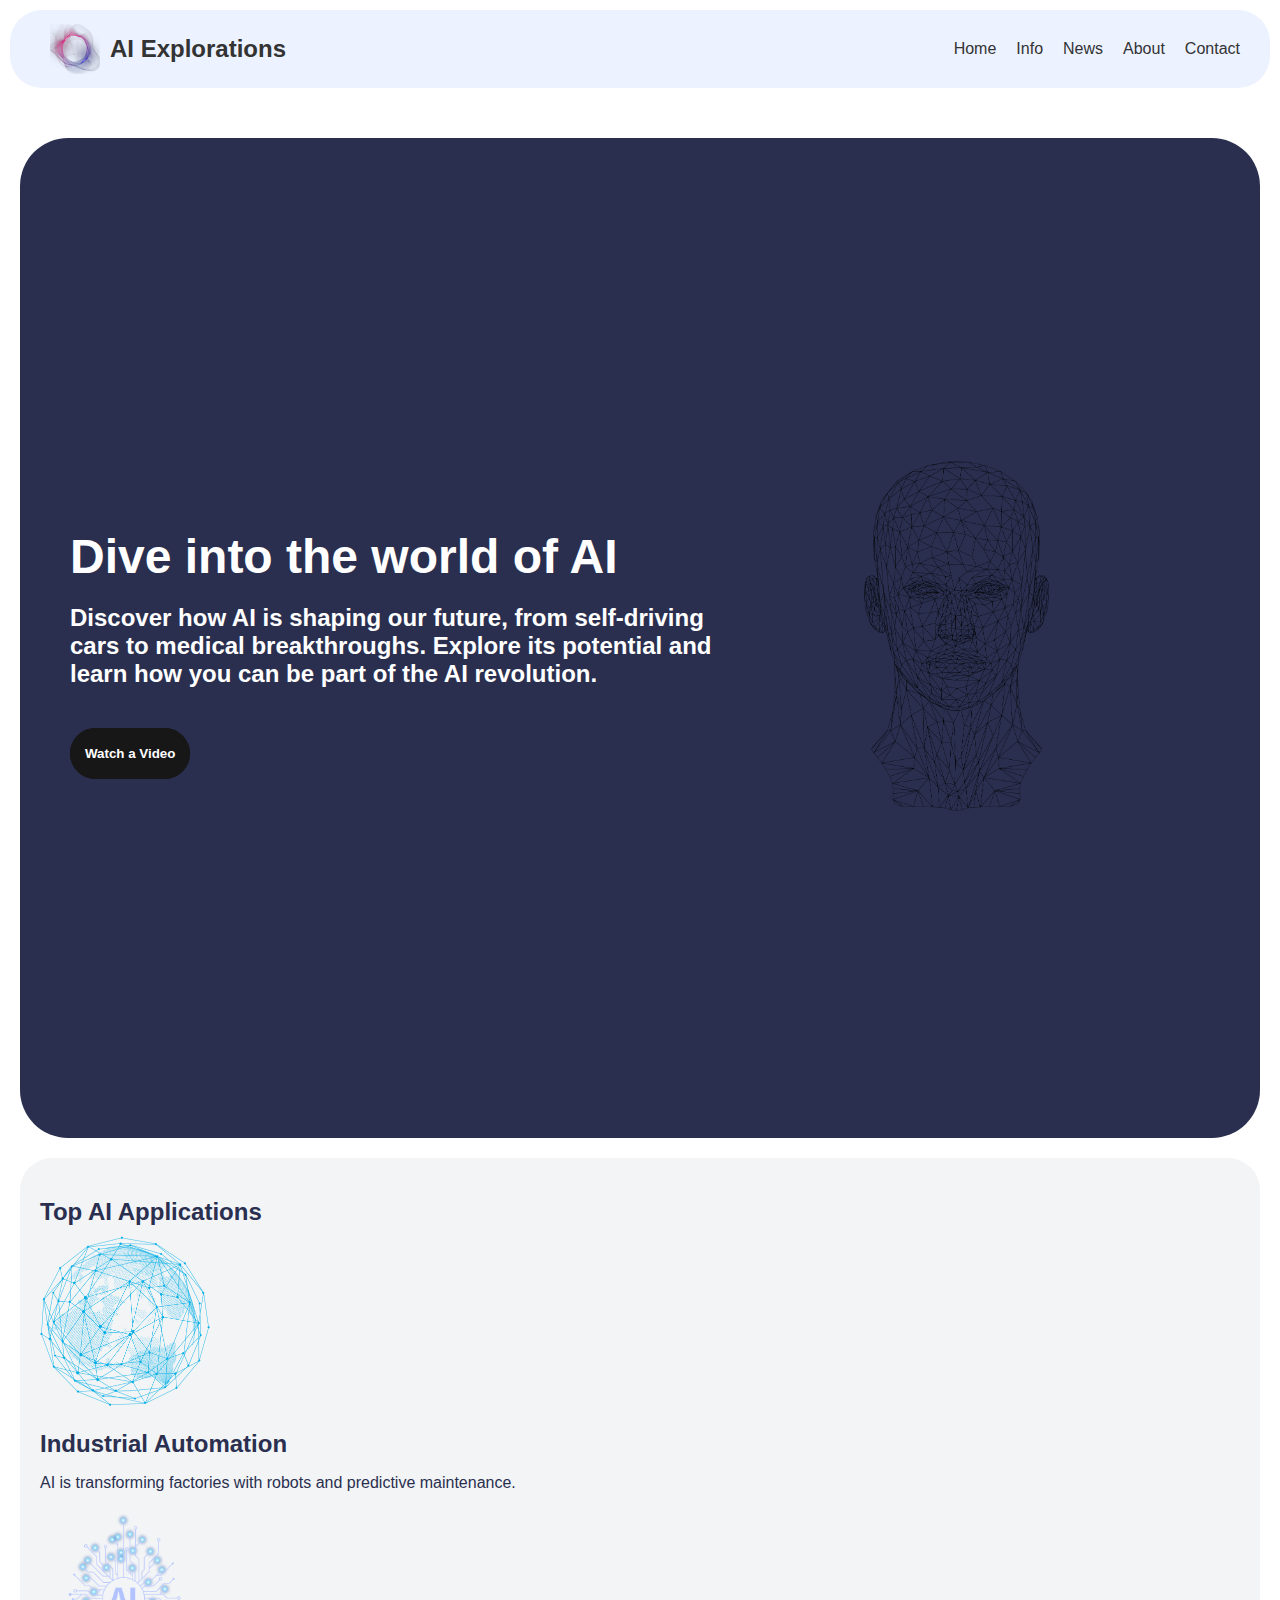
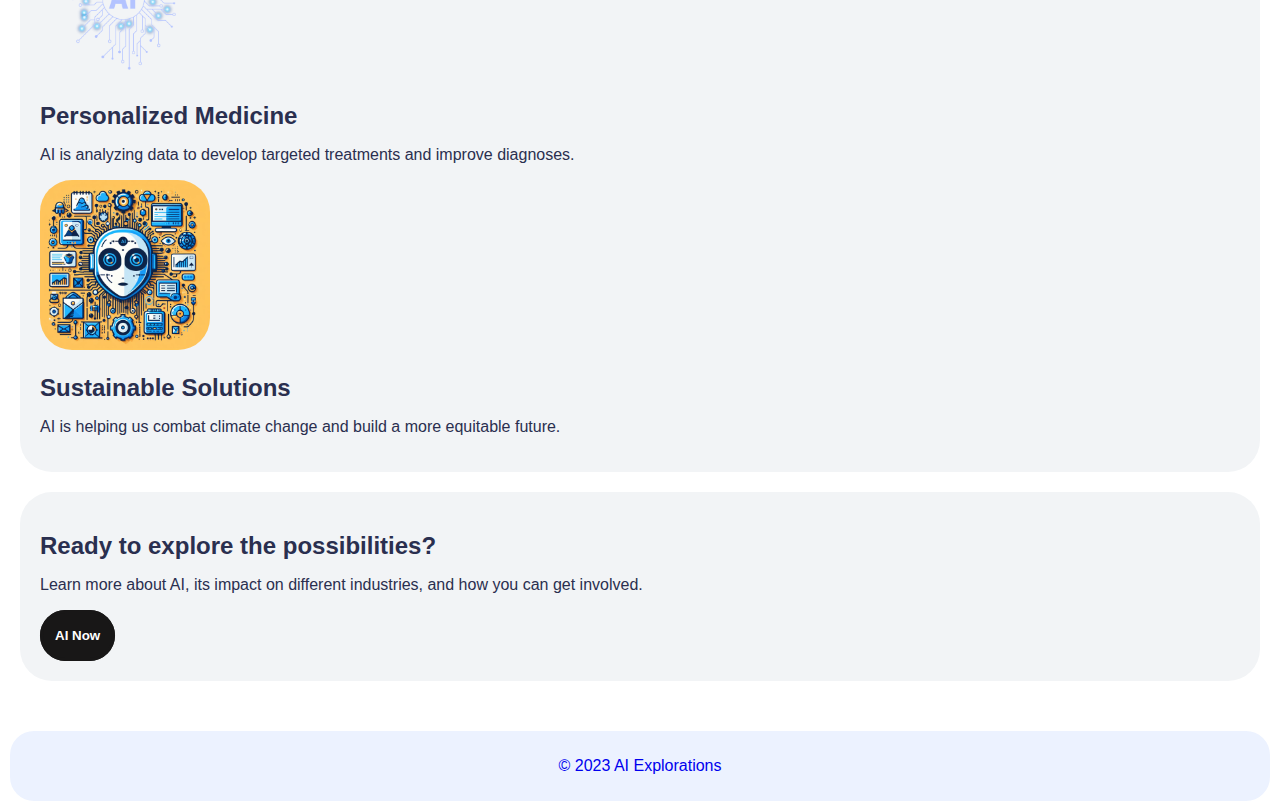
<file: Index.html>
<!DOCTYPE html>
<html lang="en">
<head>
    <meta charset="UTF-8">
    <meta name="viewport" content="width=device-width, initial-scale=1.0">
    <title>AI Explorations</title>
    <link rel="icon" type="image/x-icon" href="favicon.ico">
    <link rel="stylesheet" href="style.css">
</head>
<body>
    <header>
        <div class="logo">
        <img src="img1.png" class="logo-img" alt="AI Explorations logo">
        <h1 class="logo-title">AI Explorations</h1>
        </div>
        <nav>
            <a href="index.html">Home</a>
            <a href="info.html">Info</a>
            <a href="news.html">News</a>
            <a href="about.html">About</a>
            <a href="contact.html">Contact</a>
        </nav>
    </header>
    <main>
        <section class="mybg">
            <div class="bgtext">
                <h1>Dive into the world of AI</h1>
                <h2>Discover how AI is shaping our future, from self-driving cars to medical breakthroughs. Explore its potential and learn how you can be part of the AI revolution.</h2>
                <a href="https://youtu.be/eXdVDhOGqoE?feature=shared">
                <button class="button">
                <p class="text">Watch a Video</p>
            </button>
        </a>
            </div>
            <div class="bgimg">
                <img class="mybg-image" src="img4.png" alt="A futuristic cityscape with AI elements">
            </div>
        </section>
        <section class="section">
            <h2>Top AI Applications</h2>
            <div>
                <img src="img2.png" style="max-height: 170px;" alt="Robot arm holding a wrench, symbolizing AI in manufacturing">
                <h2>Industrial Automation</h2>
                <p>AI is transforming factories with robots and predictive maintenance.</p>
            </div>
            <div>
                <img src="img5.png" style="max-height: 170px;" alt="Doctor using a tablet with medical data, symbolizing AI in healthcare">
                <h2>Personalized Medicine</h2>
                <p>AI is analyzing data to develop targeted treatments and improve diagnoses.</p>
            </div>
            <div>
                <img src="logo.jpeg" style="max-height: 170px; border-radius:2rem;" alt="Group of diverse people collaborating with a robot, symbolizing AI for social good">
                <h2>Sustainable Solutions</h2>
                <p>AI is helping us combat climate change and build a more equitable future.</p>
            </div>
        </section>
        <section class="section">
            <h2>Ready to explore the possibilities?</h2>
            <p>Learn more about AI, its impact on different industries, and how you can get involved.</p>
            <a href="https://ai.google/">
                <button class="button">
                <p class="text">AI Now</p>
            </button>
        </section>
    </main>
    <footer>
        <p>&copy; 2023 AI Explorations</p>
    </footer>
</body>
</html>
</file>
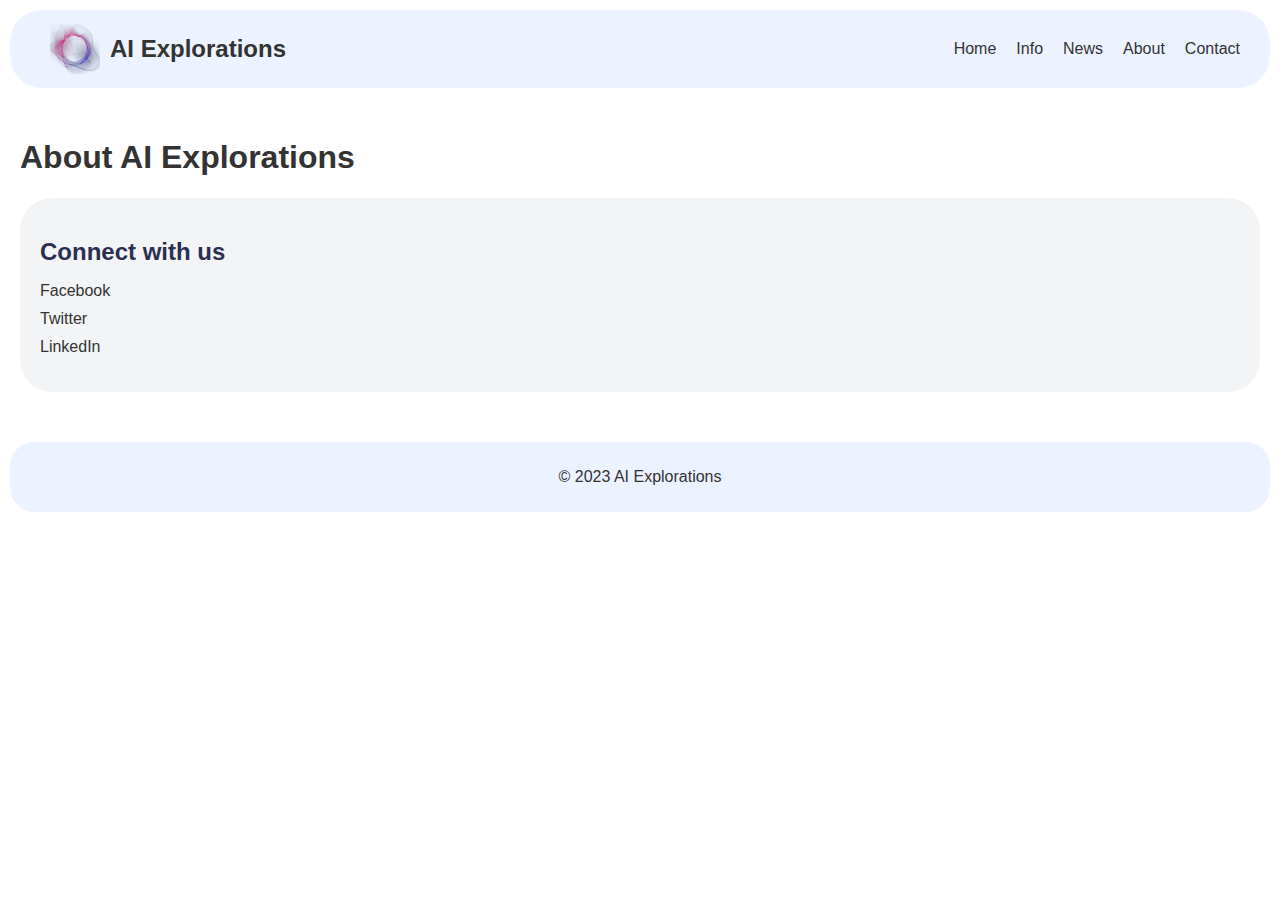
<file: about.html>
<!DOCTYPE html>
<html lang="en">
<head>
    <meta charset="UTF-8">
    <meta name="viewport" content="width=device-width, initial-scale=1.0">
    <title>About Us</title>
    <link rel="icon" type="image/x-icon" href="favicon.ico">
    <link rel="stylesheet" href="style.css">
</head>
<body>
    <header>
        <div class="logo">
            <img src="img1.png" class="logo-img" alt="AI Explorations logo">
            <h1 class="logo-title">AI Explorations</h1>
            </div>
        <nav>
            <a href="index.html">Home</a>
            <a href="info.html">Info</a>
            <a href="news.html">News</a>
            <a href="about.html">About</a>
            <a href="contact.html">Contact</a>
        </nav>
    </header>
    <main>
        <h1>About AI Explorations</h1>
        <section class="section social-links">
            <h2>Connect with us</h2>
            <ul>
                <li><a href="https://rabd.site">Facebook</a></li>
                <li><a href="https://rabd.site">Twitter</a></li>
                <li><a href="https://rabd.site">LinkedIn</a></li>
            </ul>
        </section>

    </main>
    <footer>
        <p>&copy; 2023 AI Explorations</p>
    </footer>
</body>
</html>
</file>
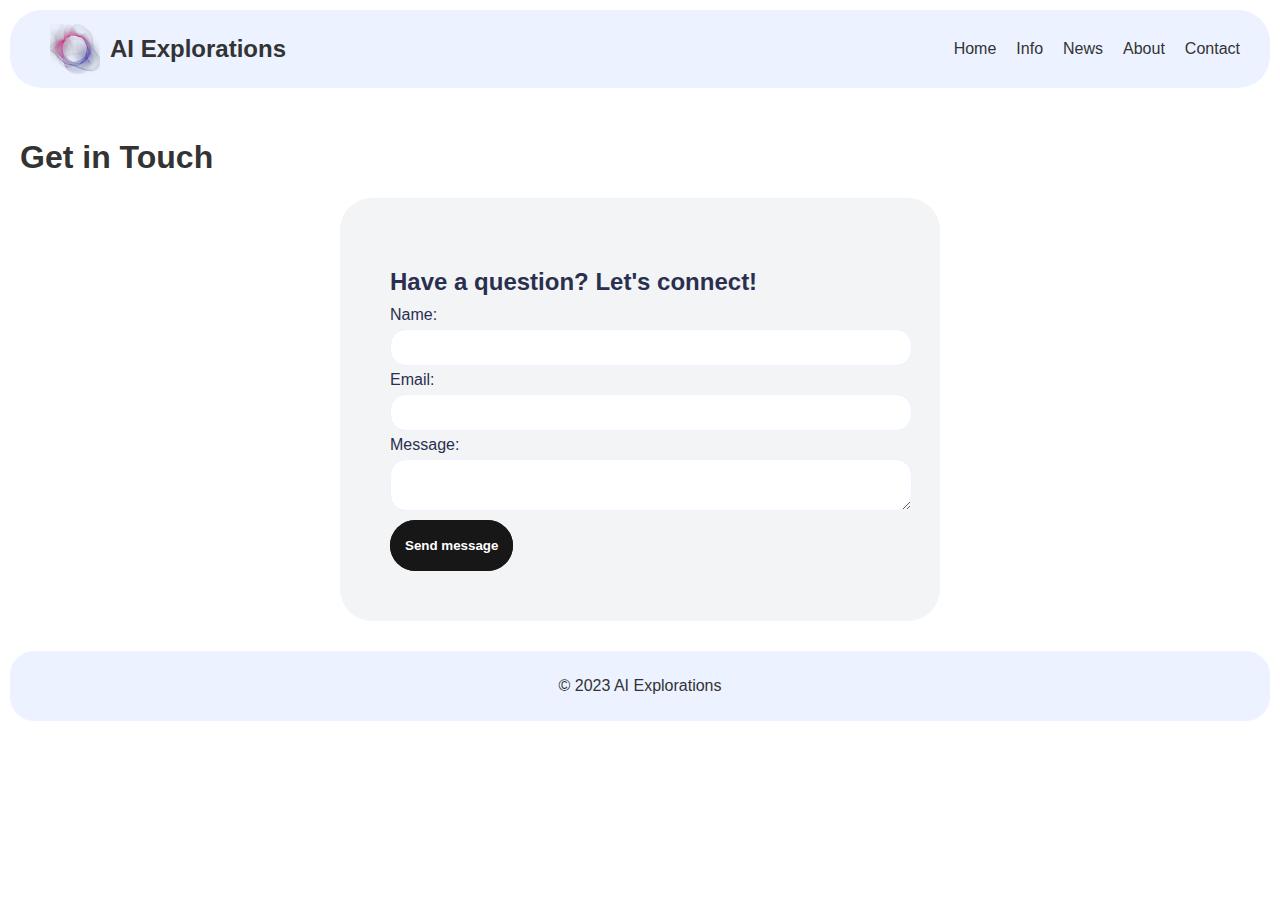
<file: contact.html>
<!DOCTYPE html>
<html lang="en">
<head>
    <meta charset="UTF-8">
    <meta name="viewport" content="width=device-width, initial-scale=1.0">
    <title>Contact Us</title>
    <link rel="icon" type="image/x-icon" href="favicon.ico">
    <link rel="stylesheet" href="style.css">
</head>
<body>
    <header>
        <div class="logo">
            <img src="img1.png" class="logo-img" alt="AI Explorations logo">
            <h1 class="logo-title">AI Explorations</h1>
            </div>
        <nav>
            <a href="index.html">Home</a>
            <a href="info.html">Info</a>
            <a href="news.html">News</a>
            <a href="about.html">About</a>
            <a href="contact.html">Contact</a>
        </nav>
    </header>
    <main>
        <h1>Get in Touch</h1>
        <section class="contact-form section">
            <h2>Have a question? Let's connect!</h2>
            <form action="contact.php" method="post">
                <label for="name">Name:</label>
                <input type="text" name="name" id="name" required>
                <label for="email">Email:</label>
                <input type="email" name="email" id="email" required>
                <label for="message">Message:</label>
                <textarea name="message" id="message" required></textarea>
                <button class="button" type="submit"><p class="text">Send message</p></button>
            </form>
        </section>
    </main>
    <footer>
        <p>&copy; 2023 AI Explorations</p>
    </footer>
</body>
</html>
</file>
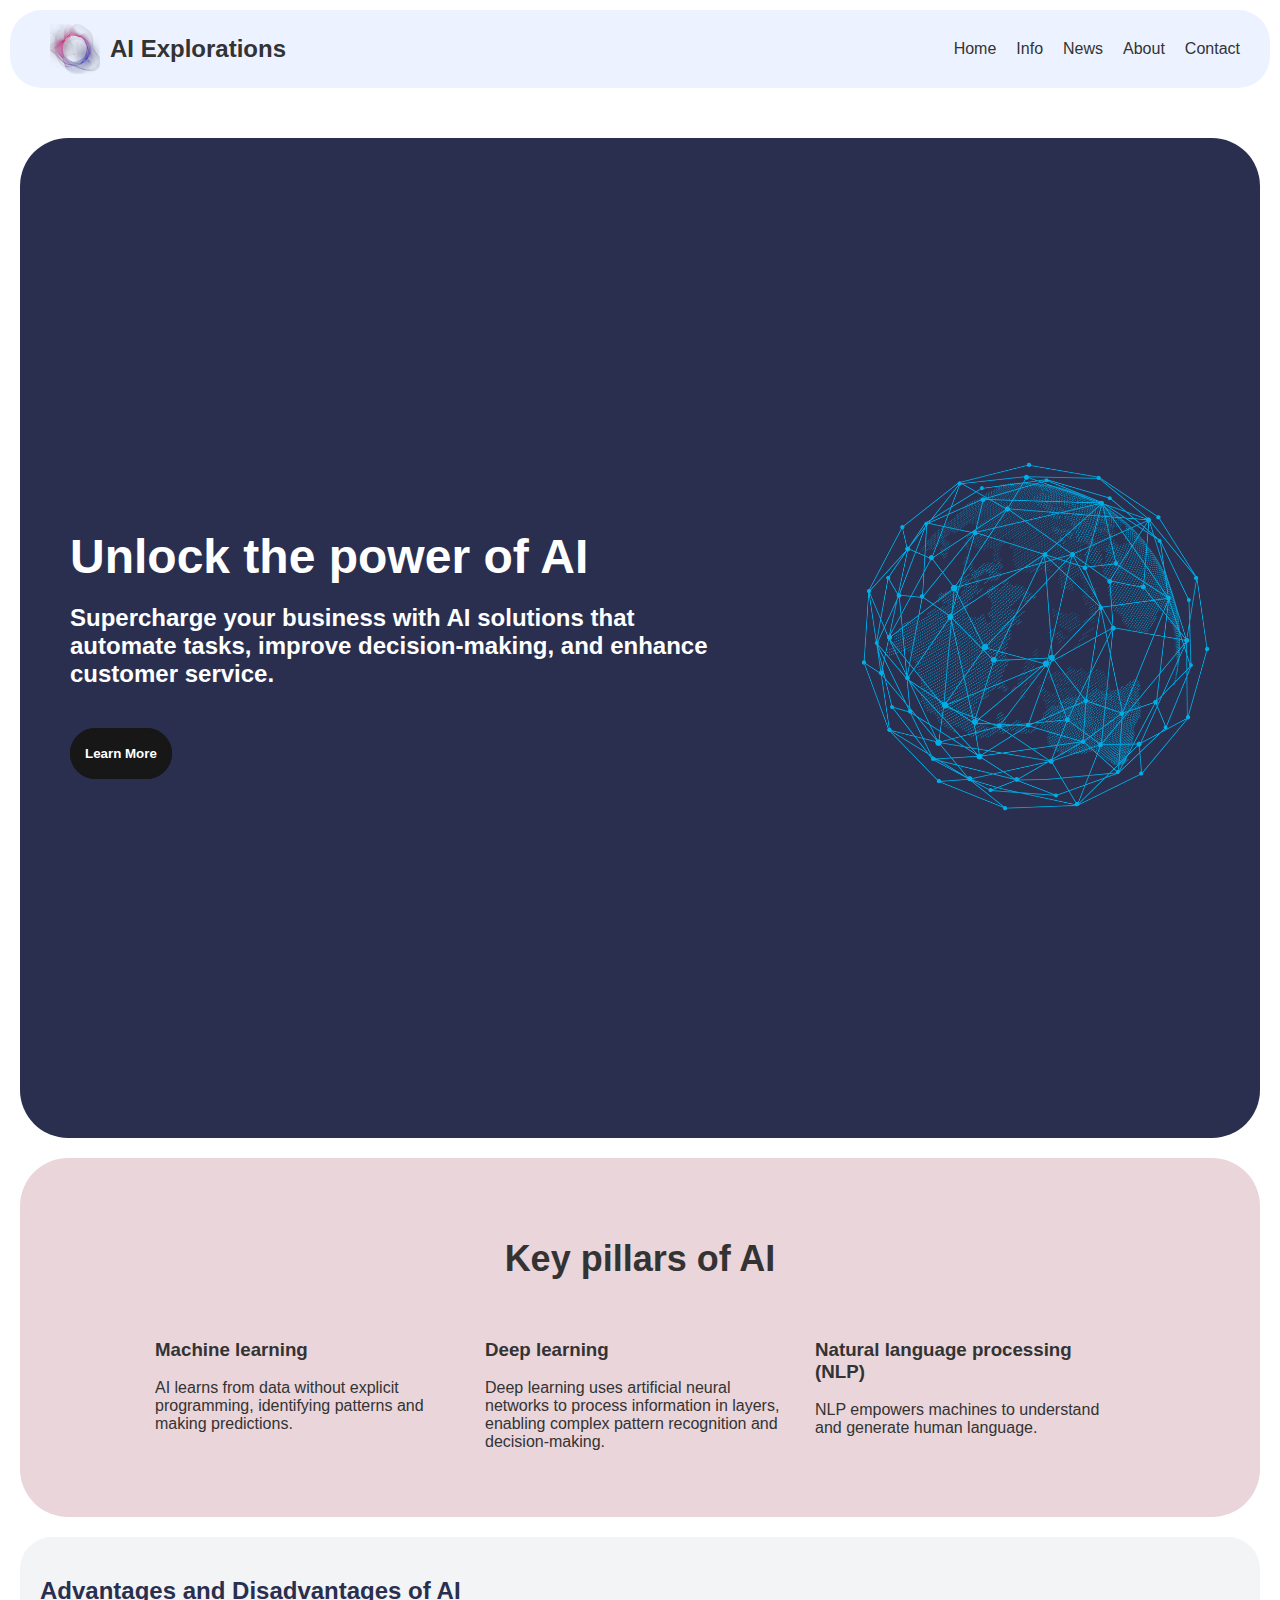
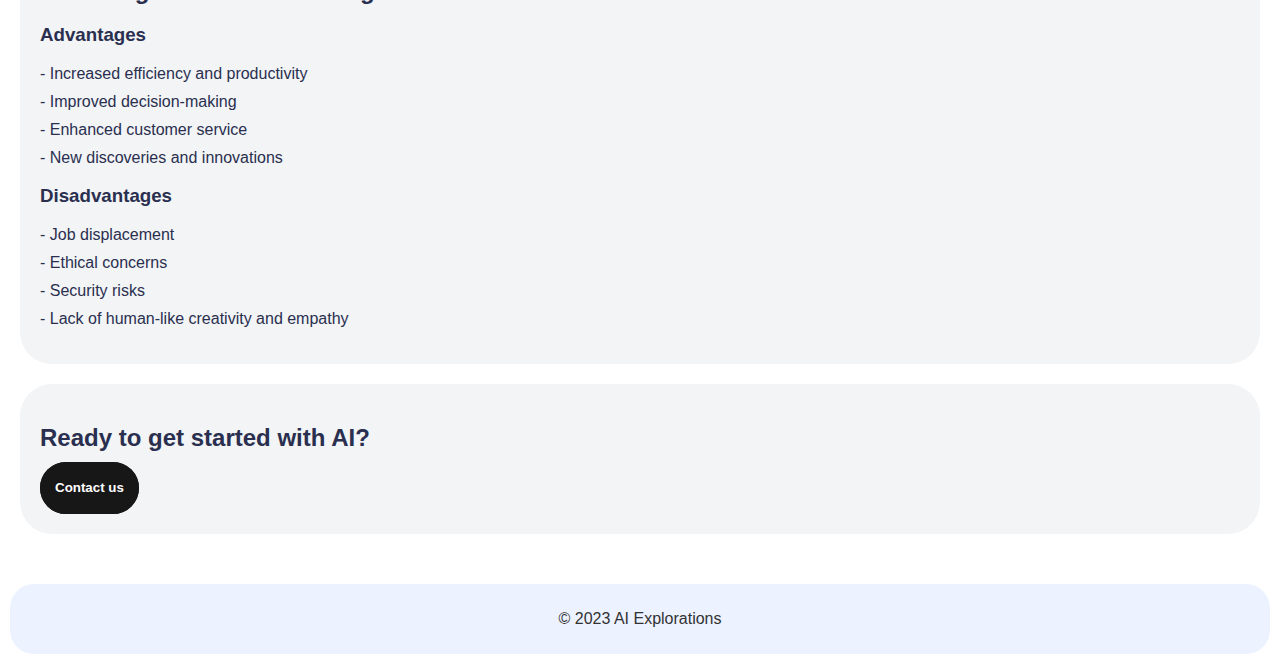
<file: info.html>
<!DOCTYPE html>
<html lang="en">
<head>
  <meta charset="UTF-8">
  <meta name="viewport" content="width=device-width, initial-scale=1.0">
  <title>Demystifying AI</title>
  <link rel="icon" type="image/x-icon" href="favicon.ico">
  <link rel="stylesheet" href="style.css">
</head>
<body>
    <header>
        <div class="logo">
            <img src="img1.png" class="logo-img" alt="AI Explorations logo">
            <h1 class="logo-title">AI Explorations</h1>
            </div>
        <nav>
            <a href="index.html">Home</a>
            <a href="info.html">Info</a>
            <a href="news.html">News</a>
            <a href="about.html">About</a>
            <a href="contact.html">Contact</a>
        </nav>
      </header>
      <main>
  <section class="mybg">
    <div class="bgtext">
        <h1>Unlock the power of AI</h1>
        <h2>Supercharge your business with AI solutions that automate tasks, improve decision-making, and enhance customer service.</h2>
        <a href="https://ai.google/">
            <button class="button">
            <p class="text">Learn More</p>
        </button>
    </a>
    </div>
    <div class="bgimg">
        <img class="mybg-image" src="img2.png" alt="A futuristic cityscape with AI elements">
    </div>
</section>

  <section class="key-pillars">
    <h2>Key pillars of AI</h2>
    <ul>
      <li>
        <h3>Machine learning</h3>
        <p>AI learns from data without explicit programming, identifying patterns and making predictions.</p>
      </li>
      <li>
        <h3>Deep learning</h3>
        <p>Deep learning uses artificial neural networks to process information in layers, enabling complex pattern recognition and decision-making.</p>
      </li>
      <li>
        <h3>Natural language processing (NLP)</h3>
        <p>NLP empowers machines to understand and generate human language.</p>
      </li>
    </ul>
  </section>

  <section class="section">
    <h2>Advantages and Disadvantages of AI</h2>
    <h3>Advantages</h3>
    <ul>
      <li>- Increased efficiency and productivity</li>
      <li>- Improved decision-making</li>
      <li>- Enhanced customer service</li>
      <li>- New discoveries and innovations</li>
    </ul>
    <h3>Disadvantages</h3>
    <ul>
      <li>- Job displacement</li>
      <li>- Ethical concerns</li>
      <li>- Security risks</li>
      <li>- Lack of human-like creativity and empathy</li>
    </ul>
  </section>

  <section class="section">
    <h2>Ready to get started with AI?</h2>
    <a href="contact.html">
        <button class="button">
        <p class="text">Contact us</p>
    </button>
</a>
  </section>
</main>

  <footer>
    <p>&copy; 2023 AI Explorations</p>
  </footer>
</body>
</html>
</file>
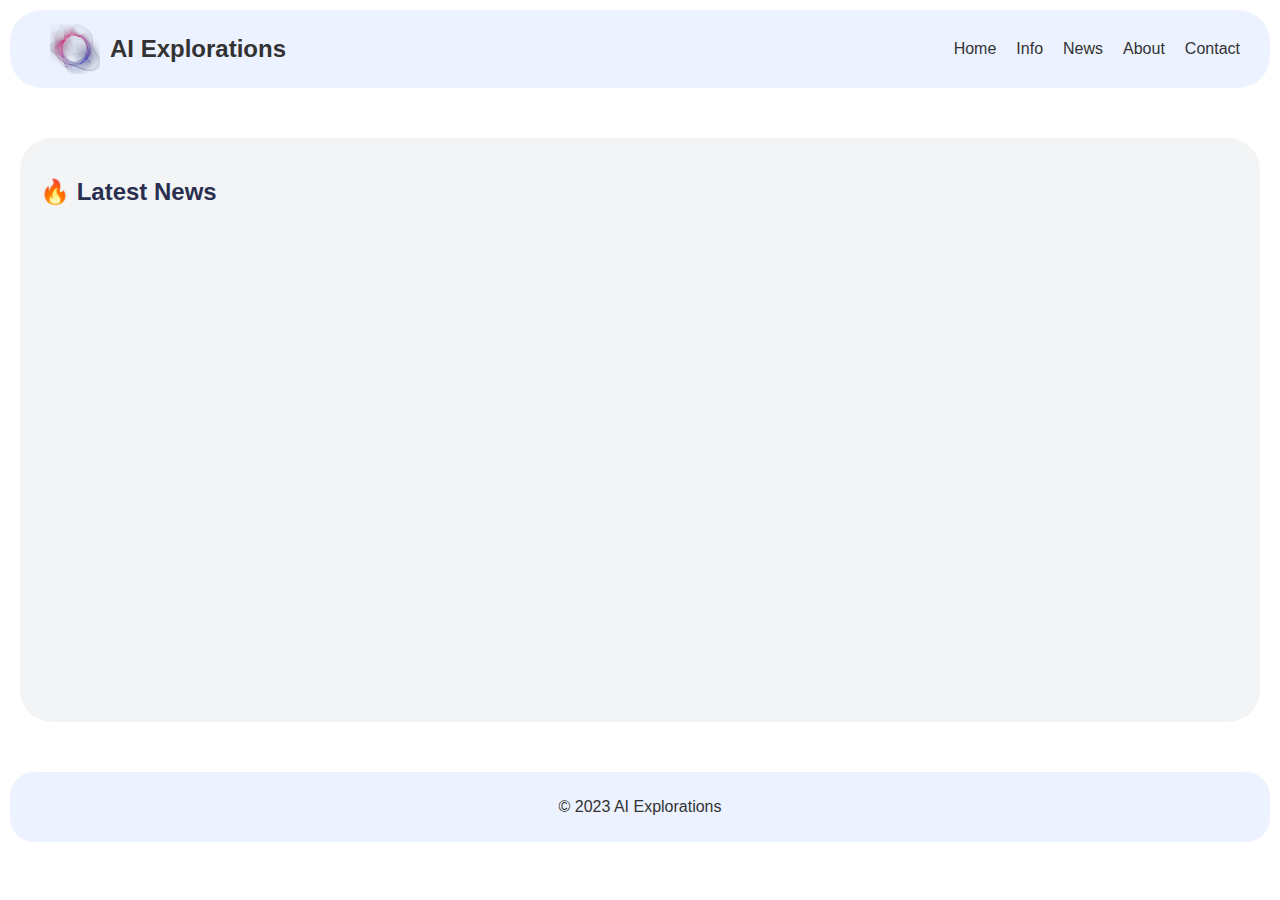
<file: news.html>
<!DOCTYPE html>
<html lang="en">
<head>
    <meta charset="UTF-8">
    <meta name="viewport" content="width=device-width, initial-scale=1.0">
    <title>AI Explorations</title>
    <link rel="icon" type="image/x-icon" href="favicon.ico">
    <link rel="stylesheet" href="style.css">
</head>
<body>
    <header>
        <div class="logo">
        <img src="img1.png" class="logo-img" alt="AI Explorations logo">
        <h1 class="logo-title">AI Explorations</h1>
        </div>
        <nav>
            <a href="index.html">Home</a>
            <a href="info.html">Info</a>
            <a href="news.html">News</a>
            <a href="about.html">About</a>
            <a href="contact.html">Contact</a>
        </nav>
    </header>
    <main>
        <section class="section">
            <h2>🔥 Latest News</h2>
            <iframe src="https://www.wired.com/tag/artificial-intelligence/" class="news"></iframe>
        </section>
    </main>
    <footer>
        <p>&copy; 2023 AI Explorations</p>
    </footer>
</body>
</html>
</file>
<file: style.css>
body {
    font-family: Arial, sans-serif;
    margin: 0;
    padding: 0;
    color: #333;
}

a{
    text-decoration: none;
}

header {
    margin: 10px;
    background-color: #ECF2FF;
    padding: 7px 20px 7px 20px;
    border-radius: 2rem;
    display: flex;
    justify-content: space-between;
    align-items: center;
}

    .logo {
        display: flex;
        align-items: center;
        padding: 7px 20px 7px 20px;
      }
      
    .logo-img {
        width: 50px;
        height: 50px;
        margin-right: 10px;
      }
      
    .logo-title {
        margin: 0;
        font-size: 1.5rem;
      }

nav {
    display: flex;
    align-items: center;
}

nav a {
    padding: 10px 20px;
    border-radius: 1.7rem;
    text-decoration: none;
    color: #333;
}

nav a:hover {
    background-color: #ddd;
}

main {
    padding: 20px;
}

.mybg-image {
    max-height: 350px;
}

nav {
    display: flex;
    justify-content: space-between;
}

nav a {
    padding: 10px;
    text-decoration: none;
    color: #333;
}

nav a:hover {
    background-color: #ddd;
}

main {
    padding: 20px;
}

section {
    margin: 20px 0;
}

h2 {
    font-size: 1.5rem;
    margin-bottom: 10px;
}

ul {
    list-style: none;
    padding: 0;
}

ul li {
    margin: 10px 0;
}

ul li a {
    color: #333;
}

footer {
    text-align: center;
    padding: 10px;
    border-radius: 1.5rem;
    background-color: #ECF2FF;
    margin: 10px;
}
.section{
    padding: 20px;
    background-color: #F2F4F6;
    color: #2A2F4F;
    background-size: cover;
    border-radius: 2rem;
  }

.contact-form {
    display: flex;
    flex-direction: column;
    width: 500px;
    margin: auto;
    padding: 50px;
}

.contact-form input, textarea {
    padding: 10px;
    margin: 5px 0;
    border: 1px solid #ECF2FF;
    border-radius: 1rem;
    width: 100%;
}

.news{
    border-radius: 2rem;
    width: 1000px;
    min-height: 450px;
    border: none;
    margin-bottom: 2rem;
  }
  
  .mybg {
    background-color: #2A2F4F;
    background-size: cover;
    height: 100vh;
    display: flex;
    align-items: center;
    justify-content: center;
    text-align: left;
    color: white;
    border-radius: 3rem;
    padding: 50px;
    justify-content: space-between;
  }
  
 .bgtext{
    flex: 65%;
 }
  .bgimg{
    margin-left: 150px;
    flex: 35%;
  }
  
  .mybg h1 {
    font-size: 48px;
    margin-bottom: 20px;
  }
  
  .mybg h2 {
    font-size: 24px;
    margin-bottom: 40px;
  }
  
  .key-pillars {
    padding: 50px 0;
    background-color: #E9D5DA;
    background-size: cover;
    border-radius: 3rem;
  }
  
  .key-pillars h2 {
    font-size: 36px;
    margin-bottom: 40px;
    text-align: center;
  }
  
  .key-pillars ul {
    list-style: none;
    margin: 0;
    padding: 0;
    display: flex;
    flex-wrap: wrap;
    justify-content: center;
  }
  
  .key-pillars li {
    width: 25%;
    margin: 0 10px
  }

  .button {
    display: flex;
    justify-content: center;
    align-items: center;
    padding: 5px 15px;
    gap: 15px;
    background-color: #181717;
    outline: 3px #181717 solid;
    outline-offset: -3px;
    border-radius: 1.7rem;
    border: none;
    cursor: pointer;
    transition: 400ms;
  }
  
  .button .text {
    color: white;
    font-weight: 700;
    font-size: 1em;
    transition: 400ms;
  }
  
  .button:hover {
    background-color: transparent;
  }
  
  .button:hover .text {
    color: #181717;
  }
  
  .button:hover svg path {
    fill: #181717;
  }

  
.contact-form button {
    cursor: pointer;
}

.contact-form button:hover {
    background-color: transparent;
}
</file>
